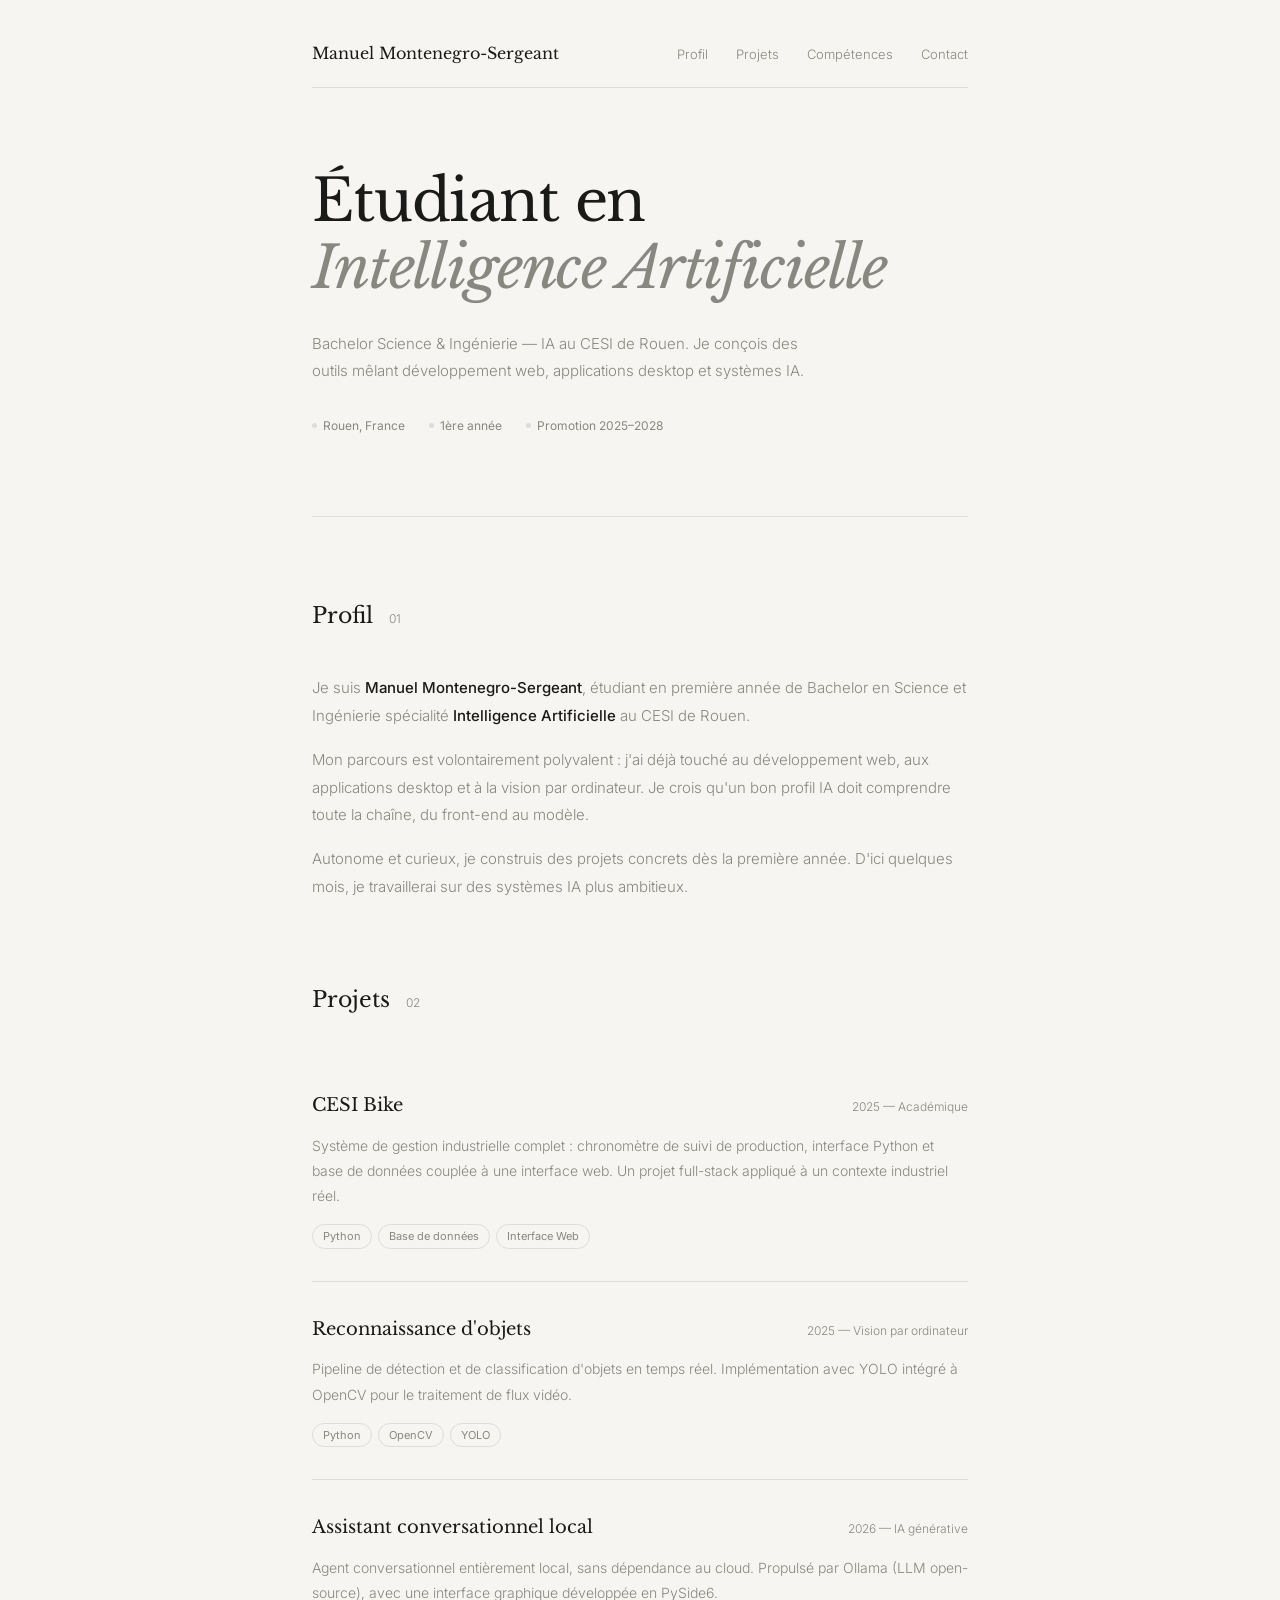
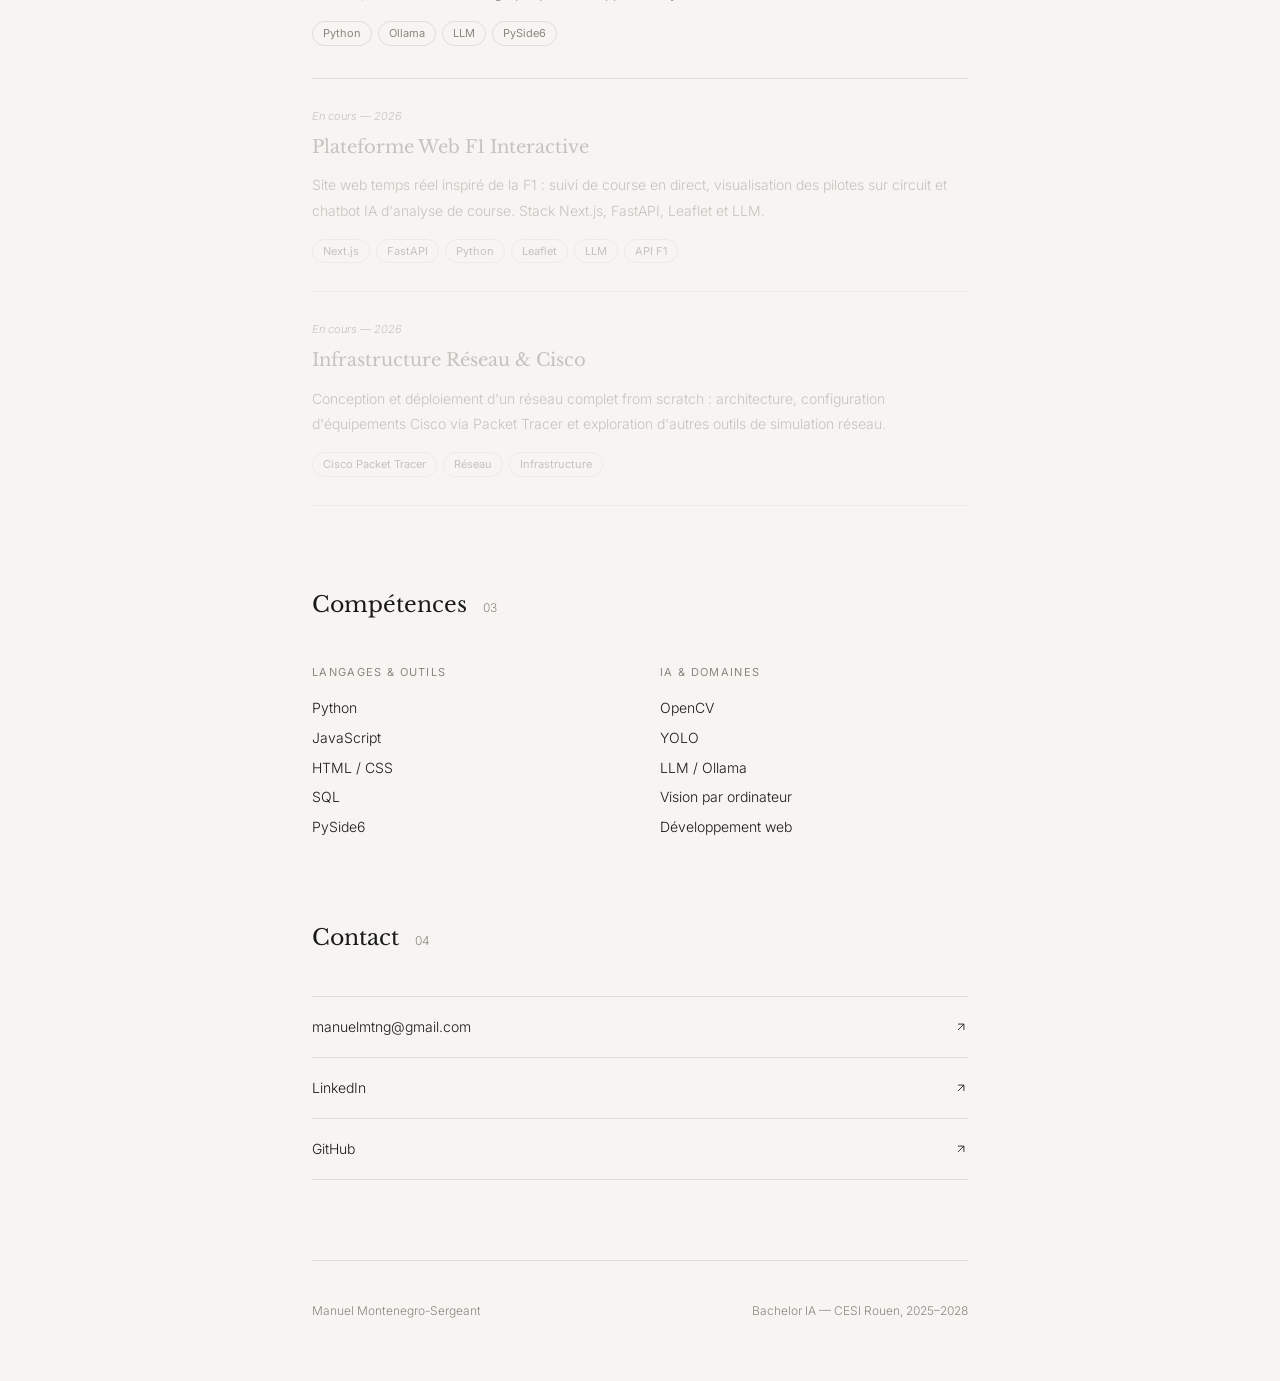
<file: index.html>
<!DOCTYPE html>
<html lang="fr">
<head>
<meta charset="UTF-8"/>
<meta name="viewport" content="width=device-width, initial-scale=1.0"/>
<title>Manuel Montenegro-Sergeant</title>
<link href="https://fonts.googleapis.com/css2?family=Libre+Baskerville:ital,wght@0,400;0,700;1,400&family=Inter:wght@300;400;500&display=swap" rel="stylesheet"/>
<style>
  *, *::before, *::after { box-sizing: border-box; margin: 0; padding: 0; }

  :root {
    --bg: #f7f5f2;
    --text: #1a1a18;
    --muted: #888880;
    --border: #e0ddd8;
  }

  html { scroll-behavior: smooth; }

  body {
    background: var(--bg);
    color: var(--text);
    font-family: 'Inter', sans-serif;
    font-size: 15px;
    line-height: 1.7;
  }

  .container {
    max-width: 720px;
    margin: 0 auto;
    padding: 0 32px;
  }

  /* NAV */
  nav { padding: 40px 0 0; margin-bottom: 80px; }

  .nav-inner {
    display: flex;
    justify-content: space-between;
    align-items: baseline;
    padding-bottom: 20px;
    border-bottom: 1px solid var(--border);
  }

  .nav-name {
    font-family: 'Libre Baskerville', serif;
    font-size: 16px;
    color: var(--text);
    text-decoration: none;
  }

  .nav-links { display: flex; gap: 28px; }
  .nav-links a {
    color: var(--muted);
    text-decoration: none;
    font-size: 13px;
    font-weight: 300;
    transition: color .2s;
  }
  .nav-links a:hover { color: var(--text); }

  /* HERO */
  #hero {
    padding-bottom: 80px;
    border-bottom: 1px solid var(--border);
    margin-bottom: 80px;
  }

  .hero-title {
    font-family: 'Libre Baskerville', serif;
    font-size: clamp(36px, 5vw, 58px);
    font-weight: 400;
    line-height: 1.15;
    letter-spacing: -.02em;
    margin-bottom: 28px;
  }

  .hero-title em { font-style: italic; color: var(--muted); }

  .hero-desc {
    color: var(--muted);
    font-size: 15px;
    font-weight: 300;
    max-width: 520px;
    line-height: 1.8;
    margin-bottom: 32px;
  }

  .hero-meta { display: flex; gap: 24px; flex-wrap: wrap; }

  .meta-item {
    font-size: 12px;
    font-weight: 400;
    color: var(--muted);
    display: flex;
    align-items: center;
    gap: 6px;
  }

  .meta-dot {
    width: 5px; height: 5px;
    border-radius: 50%;
    background: var(--border);
    display: inline-block;
  }

  /* SECTIONS */
  .section { margin-bottom: 80px; }

  .section-header {
    display: flex;
    align-items: baseline;
    gap: 16px;
    margin-bottom: 40px;
  }

  .section-title {
    font-family: 'Libre Baskerville', serif;
    font-size: 22px;
    font-weight: 400;
  }

  .section-num { font-size: 12px; color: var(--muted); font-weight: 300; }

  /* ABOUT */
  .about-text p {
    color: var(--muted);
    font-weight: 300;
    margin-bottom: 16px;
    line-height: 1.85;
  }
  .about-text p strong { color: var(--text); font-weight: 500; }

  /* PROJECTS */
  .project {
    padding: 32px 0;
    border-bottom: 1px solid var(--border);
  }
  .project:first-child { border-top: 1px solid var(--border); }

  .project-header {
    display: flex;
    justify-content: space-between;
    align-items: baseline;
    margin-bottom: 12px;
    gap: 16px;
  }

  .project-name {
    font-family: 'Libre Baskerville', serif;
    font-size: 18px;
    font-weight: 400;
  }

  .project-year { font-size: 12px; color: var(--muted); font-weight: 300; white-space: nowrap; }

  .project-desc {
    color: var(--muted);
    font-weight: 300;
    font-size: 14px;
    line-height: 1.8;
    margin-bottom: 16px;
  }

  .project-techs { display: flex; flex-wrap: wrap; gap: 6px; }

  .tech {
    font-size: 11px;
    font-weight: 400;
    color: var(--muted);
    border: 1px solid var(--border);
    padding: 2px 10px;
    border-radius: 20px;
  }

  /* UPCOMING */
  .upcoming {
    padding: 28px 0;
    border-bottom: 1px solid var(--border);
    opacity: .45;
  }
  .upcoming:first-child { border-top: 1px solid var(--border); }

  .upcoming-label {
    font-size: 11px;
    color: var(--muted);
    font-weight: 300;
    margin-bottom: 6px;
    font-style: italic;
  }

  .upcoming-name {
    font-family: 'Libre Baskerville', serif;
    font-size: 18px;
    font-weight: 400;
    color: var(--muted);
  }

  /* SKILLS */
  .skills-row { display: grid; grid-template-columns: 1fr 1fr; gap: 40px; }

  .skill-group-title {
    font-size: 11px;
    text-transform: uppercase;
    letter-spacing: .12em;
    color: var(--muted);
    font-weight: 400;
    margin-bottom: 14px;
  }

  .skill-list { list-style: none; display: flex; flex-direction: column; gap: 6px; }

  .skill-list li { font-size: 14px; font-weight: 300; color: var(--text); }

  /* CONTACT */
  .contact-link {
    display: flex;
    justify-content: space-between;
    align-items: center;
    padding: 18px 0;
    border-bottom: 1px solid var(--border);
    text-decoration: none;
    color: var(--text);
    font-size: 14px;
    font-weight: 300;
    transition: color .2s;
  }
  .contact-link:first-child { border-top: 1px solid var(--border); }
  .contact-link:hover { color: var(--muted); }

  .contact-link svg {
    width: 14px; height: 14px;
    stroke: currentColor; fill: none; stroke-width: 1.5;
  }

  /* FOOTER */
  footer {
    padding: 40px 0 60px;
    border-top: 1px solid var(--border);
    margin-top: 80px;
    display: flex;
    justify-content: space-between;
    color: var(--muted);
    font-size: 12px;
    font-weight: 300;
  }

  /* ANIMATIONS */
  @keyframes fadeIn {
    from { opacity: 0; transform: translateY(10px); }
    to   { opacity: 1; transform: none; }
  }

  .fade { opacity: 0; animation: fadeIn .6s ease forwards; }
  .fade:nth-child(1) { animation-delay: .1s; }
  .fade:nth-child(2) { animation-delay: .22s; }
  .fade:nth-child(3) { animation-delay: .34s; }

  .reveal {
    opacity: 0;
    transform: translateY(14px);
    transition: opacity .6s ease, transform .6s ease;
  }
  .reveal.visible { opacity: 1; transform: none; }

  @media (max-width: 600px) {
    .nav-links { display: none; }
    .skills-row { grid-template-columns: 1fr; gap: 28px; }
    .project-header { flex-direction: column; gap: 4px; }
    footer { flex-direction: column; gap: 8px; }
  }
</style>
</head>
<body>
<div class="container">

  <nav>
    <div class="nav-inner">
      <a class="nav-name" href="#hero">Manuel Montenegro-Sergeant</a>
      <div class="nav-links">
        <a href="#about">Profil</a>
        <a href="#projects">Projets</a>
        <a href="#skills">Compétences</a>
        <a href="#contact">Contact</a>
      </div>
    </div>
  </nav>

  <!-- HERO -->
  <section id="hero">
    <h1 class="hero-title fade">
      Étudiant en<br/>
      <em>Intelligence Artificielle</em>
    </h1>
    <p class="hero-desc fade">
      Bachelor Science & Ingénierie — IA au CESI de Rouen.
      Je conçois des outils mêlant développement web, applications desktop et systèmes IA.
    </p>
    <div class="hero-meta fade">
      <span class="meta-item"><span class="meta-dot"></span>Rouen, France</span>
      <span class="meta-item"><span class="meta-dot"></span>1ère année</span>
      <span class="meta-item"><span class="meta-dot"></span>Promotion 2025–2028</span>
    </div>
  </section>

  <!-- ABOUT -->
  <div class="section reveal" id="about">
    <div class="section-header">
      <h2 class="section-title">Profil</h2>
      <span class="section-num">01</span>
    </div>
    <div class="about-text">
      <p>Je suis <strong>Manuel Montenegro-Sergeant</strong>, étudiant en première année de Bachelor en Science et Ingénierie spécialité <strong>Intelligence Artificielle</strong> au CESI de Rouen.</p>
      <p>Mon parcours est volontairement polyvalent : j'ai déjà touché au développement web, aux applications desktop et à la vision par ordinateur. Je crois qu'un bon profil IA doit comprendre toute la chaîne, du front-end au modèle.</p>
      <p>Autonome et curieux, je construis des projets concrets dès la première année. D'ici quelques mois, je travaillerai sur des systèmes IA plus ambitieux.</p>
    </div>
  </div>

  <!-- PROJECTS -->
  <div class="section reveal" id="projects">
    <div class="section-header">
      <h2 class="section-title">Projets</h2>
      <span class="section-num">02</span>
    </div>

    <div class="project">
      <div class="project-header">
        <span class="project-name">CESI Bike</span>
        <span class="project-year">2025 — Académique</span>
      </div>
      <p class="project-desc">Système de gestion industrielle complet : chronomètre de suivi de production, interface Python et base de données couplée à une interface web. Un projet full-stack appliqué à un contexte industriel réel.</p>
      <div class="project-techs">
        <span class="tech">Python</span>
        <span class="tech">Base de données</span>
        <span class="tech">Interface Web</span>
      </div>
    </div>

    <div class="project">
      <div class="project-header">
        <span class="project-name">Reconnaissance d'objets</span>
        <span class="project-year">2025 — Vision par ordinateur</span>
      </div>
      <p class="project-desc">Pipeline de détection et de classification d'objets en temps réel. Implémentation avec YOLO intégré à OpenCV pour le traitement de flux vidéo.</p>
      <div class="project-techs">
        <span class="tech">Python</span>
        <span class="tech">OpenCV</span>
        <span class="tech">YOLO</span>
      </div>
    </div>

    <div class="project">
      <div class="project-header">
        <span class="project-name">Assistant conversationnel local</span>
        <span class="project-year">2026 — IA générative</span>
      </div>
      <p class="project-desc">Agent conversationnel entièrement local, sans dépendance au cloud. Propulsé par Ollama (LLM open-source), avec une interface graphique développée en PySide6.</p>
      <div class="project-techs">
        <span class="tech">Python</span>
        <span class="tech">Ollama</span>
        <span class="tech">LLM</span>
        <span class="tech">PySide6</span>
      </div>
    </div>

    <div class="upcoming">
      <p class="upcoming-label">En cours — 2026</p>
      <p class="upcoming-name">Plateforme Web F1 Interactive</p>
      <p class="project-desc" style="margin-top:10px;">Site web temps réel inspiré de la F1 : suivi de course en direct, visualisation des pilotes sur circuit et chatbot IA d'analyse de course. Stack Next.js, FastAPI, Leaflet et LLM.</p>
      <div class="project-techs" style="margin-top:10px;">
        <span class="tech">Next.js</span>
        <span class="tech">FastAPI</span>
        <span class="tech">Python</span>
        <span class="tech">Leaflet</span>
        <span class="tech">LLM</span>
        <span class="tech">API F1</span>
      </div>
    </div>
    <div class="upcoming">
      <p class="upcoming-label">En cours — 2026</p>
      <p class="upcoming-name">Infrastructure Réseau & Cisco</p>
      <p class="project-desc" style="margin-top:10px;">Conception et déploiement d'un réseau complet from scratch : architecture, configuration d'équipements Cisco via Packet Tracer et exploration d'autres outils de simulation réseau.</p>
      <div class="project-techs" style="margin-top:10px;">
        <span class="tech">Cisco Packet Tracer</span>
        <span class="tech">Réseau</span>
        <span class="tech">Infrastructure</span>
      </div>
    </div>
  </div>

  <!-- SKILLS -->
  <div class="section reveal" id="skills">
    <div class="section-header">
      <h2 class="section-title">Compétences</h2>
      <span class="section-num">03</span>
    </div>
    <div class="skills-row">
      <div>
        <p class="skill-group-title">Langages & outils</p>
        <ul class="skill-list">
          <li>Python</li>
          <li>JavaScript</li>
          <li>HTML / CSS</li>
          <li>SQL</li>
          <li>PySide6</li>
        </ul>
      </div>
      <div>
        <p class="skill-group-title">IA & domaines</p>
        <ul class="skill-list">
          <li>OpenCV</li>
          <li>YOLO</li>
          <li>LLM / Ollama</li>
          <li>Vision par ordinateur</li>
          <li>Développement web</li>
        </ul>
      </div>
    </div>
  </div>

  <!-- CONTACT -->
  <div class="section reveal" id="contact">
    <div class="section-header">
      <h2 class="section-title">Contact</h2>
      <span class="section-num">04</span>
    </div>
    <div>
      <a href="mailto:manuelmtng@gmail.com" class="contact-link">
        manuelmtng@gmail.com
        <svg viewBox="0 0 24 24"><path d="M7 17L17 7M17 7H7M17 7v10"/></svg>
      </a>
      <a href="https://linkedin.com/in/manuel-m-49b57435a" target="_blank" class="contact-link">
        LinkedIn
        <svg viewBox="0 0 24 24"><path d="M7 17L17 7M17 7H7M17 7v10"/></svg>
      </a>
      <a href="https://github.com/Manuel-Montenegro-Sergeant" target="_blank" class="contact-link">
        GitHub
        <svg viewBox="0 0 24 24"><path d="M7 17L17 7M17 7H7M17 7v10"/></svg>
      </a>
    </div>
  </div>

  <footer>
    <span>Manuel Montenegro-Sergeant</span>
    <span>Bachelor IA — CESI Rouen, 2025–2028</span>
  </footer>

</div>

<script>
  const observer = new IntersectionObserver((entries) => {
    entries.forEach(e => { if (e.isIntersecting) e.target.classList.add('visible'); });
  }, { threshold: 0.08 });
  document.querySelectorAll('.reveal').forEach(el => observer.observe(el));
</script>
</body>
</html>
</file>
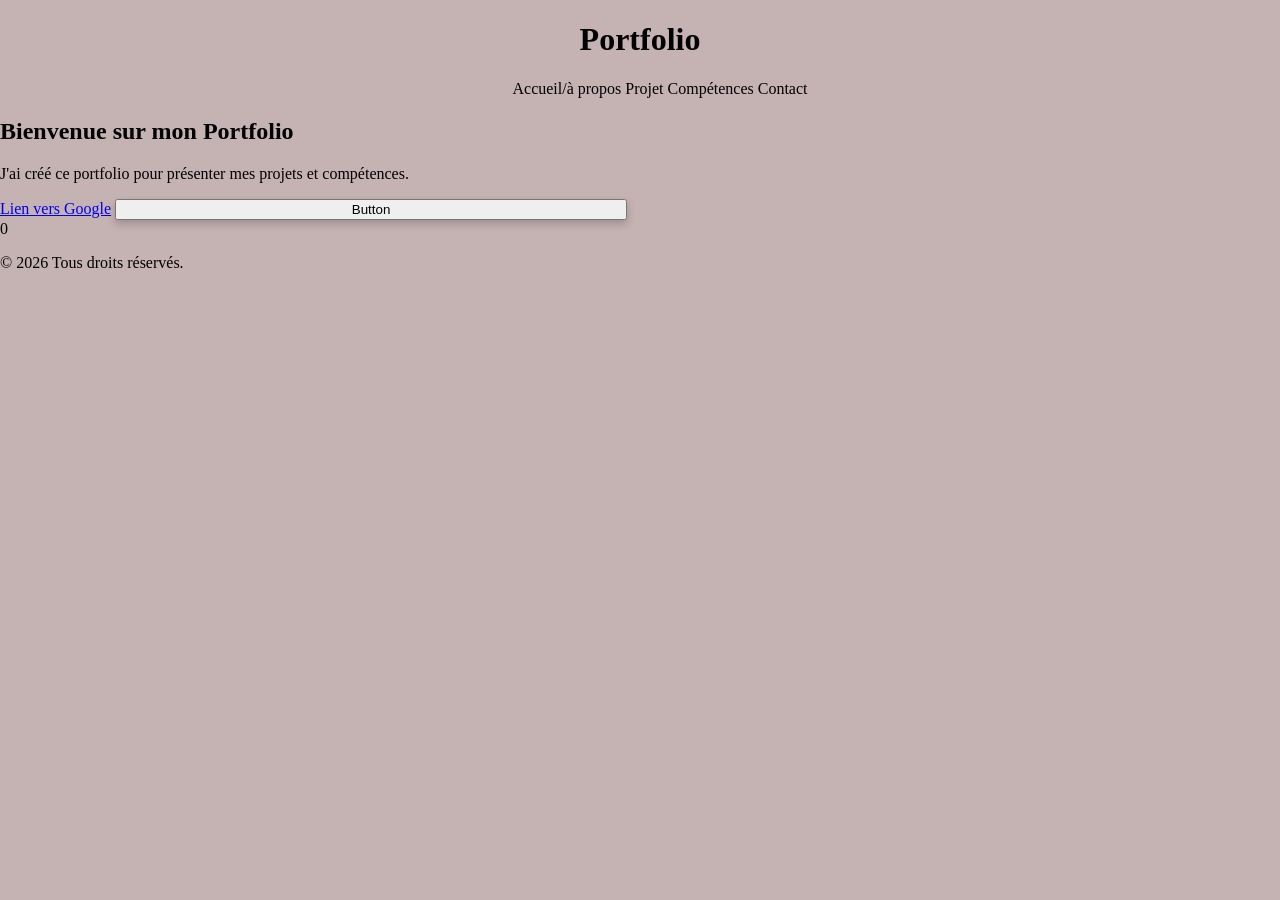
<file: test.html>
<!DOCTYPE html>
<html>

<head>
    <title>Portfolio</title>
    <link rel="stylesheet" href="css/style.css">
</head>

<body>
    <header>
        <h1>Portfolio</h1>
        <nav>
            <ul>
                <li><a>Accueil/à propos</a></li>
                <li><a>Projet</a></li>
                <li><a>Compétences</a></li>
                <li><a>Contact</a></li>
            </ul>
        </nav>
    </header>
    <section>
        <h1>Bienvenue sur mon Portfolio</h1>
        <p>J'ai créé ce portfolio pour présenter mes projets et compétences.</p>
        <a href="www.google.fr">Lien vers Google</a>
        <button type="button" id="addButton" name="addCount" class="myButton">Button</button>
        <div class="card">
            <span id="Counter">0</span>
        </div>
        <div id="skills" class="skills-content">
        </div>
    </section>
    <footer>
        <p>&copy; 2026 Tous droits réservés.</p>
    </footer>
    <script src="js/scripts.js"></script>
</body>

</html>
</file>
<file: css/style.css>
body {
    background-color: rgb(197, 178, 178);
    margin: 0;
}

head {
    background-color: rgb(187, 78, 78);
    margin: 0;
}

header {
    text-align: center;
}

li {
    display: inline;
}

button {
    box-shadow: 0 4px 8px 0 rgba(0, 0, 0, 0.2);
    transition: 0.3s;
    width: 40%;
    color: black;
}

.animate {
    animation: pop 0.2s ease;
}

@keyframes pop {
    0% {
        transform: scale(1);
    }

    50% {
        transform: scale(1.2);
    }

    100% {
        transform: scale(1);
    }
}
</file>
